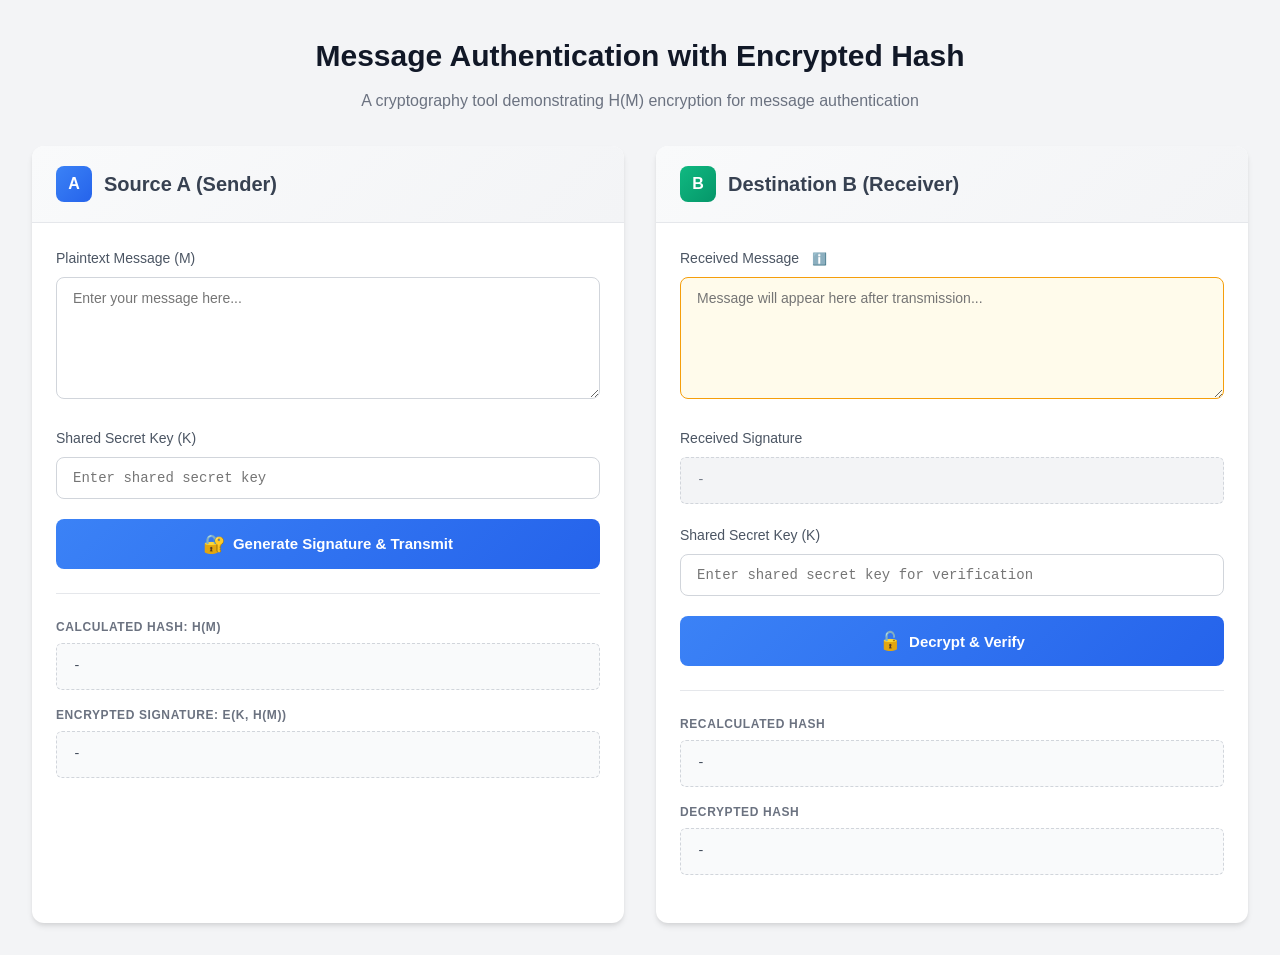
<file: templates/index.html>
<!DOCTYPE html>
<html lang="en">
<head>
    <meta charset="UTF-8">
    <meta name="viewport" content="width=device-width, initial-scale=1.0">
    <title>Message Authentication Tool - Encrypted Hash</title>
    <link rel="stylesheet" href="/static/css/styles.css">
</head>
<body>
    <div class="container">
        <header class="page-header">
            <h1>Message Authentication with Encrypted Hash</h1>
            <p class="subtitle">A cryptography tool demonstrating H(M) encryption for message authentication</p>
        </header>

        <div class="dashboard">
            <!-- Left Card: Source A (Sender) -->
            <div class="card sender-card">
                <div class="card-header">
                    <div class="card-icon sender-icon">A</div>
                    <h2>Source A (Sender)</h2>
                </div>

                <div class="card-body">
                    <div class="form-group">
                        <label for="sender-message">Plaintext Message (M)</label>
                        <textarea 
                            id="sender-message" 
                            class="message-textarea" 
                            placeholder="Enter your message here..."
                            rows="6"
                        ></textarea>
                    </div>

                    <div class="form-group">
                        <label for="sender-key">Shared Secret Key (K)</label>
                        <input 
                            type="text" 
                            id="sender-key" 
                            class="key-input" 
                            placeholder="Enter shared secret key"
                        >
                    </div>

                    <button id="generate-btn" class="btn btn-primary">
                        <span class="btn-icon">🔐</span>
                        Generate Signature & Transmit
                    </button>

                    <div class="data-display">
                        <div class="data-field">
                            <label>Calculated Hash: H(M)</label>
                            <div id="calculated-hash" class="code-block">-</div>
                        </div>

                        <div class="data-field">
                            <label>Encrypted Signature: E(K, H(M))</label>
                            <div id="encrypted-signature" class="code-block">-</div>
                        </div>
                    </div>
                </div>
            </div>

            <!-- Right Card: Destination B (Receiver) -->
            <div class="card receiver-card">
                <div class="card-header">
                    <div class="card-icon receiver-icon">B</div>
                    <h2>Destination B (Receiver)</h2>
                </div>

                <div class="card-body">
                    <div class="form-group">
                        <label for="received-message">
                            Received Message
                            <span class="tooltip" data-tooltip="Editable for tampering">ℹ️</span>
                        </label>
                        <textarea 
                            id="received-message" 
                            class="message-textarea editable" 
                            placeholder="Message will appear here after transmission..."
                            rows="6"
                        ></textarea>
                    </div>

                    <div class="form-group">
                        <label>Received Signature</label>
                        <div id="received-signature" class="code-block readonly">-</div>
                    </div>

                    <div class="form-group">
                        <label for="receiver-key">Shared Secret Key (K)</label>
                        <input 
                            type="text" 
                            id="receiver-key" 
                            class="key-input" 
                            placeholder="Enter shared secret key for verification"
                        >
                    </div>

                    <button id="verify-btn" class="btn btn-primary">
                        <span class="btn-icon">🔓</span>
                        Decrypt & Verify
                    </button>

                    <div class="data-display">
                        <div class="data-field">
                            <label>Recalculated Hash</label>
                            <div id="recalculated-hash" class="code-block">-</div>
                        </div>

                        <div class="data-field">
                            <label>Decrypted Hash</label>
                            <div id="decrypted-hash" class="code-block">-</div>
                        </div>
                    </div>

                    <!-- Status Banners -->
                    <div class="status-banners">
                        <div id="status-match" class="status-banner status-success hidden">
                            <span class="status-icon">✓</span>
                            <span class="status-text">Match - Authentic</span>
                        </div>
                        <div id="status-mismatch" class="status-banner status-error hidden">
                            <span class="status-icon">⚠</span>
                            <span class="status-text">Mismatch - Tampered</span>
                        </div>
                    </div>
                </div>
            </div>
        </div>
    </div>

    <script src="/static/js/app.js"></script>
</body>
</html>
</file>
<file: static/css/styles.css>
/* Reset and Base Styles */
* {
    margin: 0;
    padding: 0;
    box-sizing: border-box;
}

body {
    font-family: -apple-system, BlinkMacSystemFont, 'Segoe UI', Roboto, 'Helvetica Neue', Arial, sans-serif;
    background-color: #f3f4f6;
    color: #1f2937;
    line-height: 1.6;
    min-height: 100vh;
}

.container {
    max-width: 1400px;
    margin: 0 auto;
    padding: 2rem;
}

/* Page Header */
.page-header {
    text-align: center;
    margin-bottom: 2rem;
}

.page-header h1 {
    font-size: 1.875rem;
    font-weight: 700;
    color: #111827;
    margin-bottom: 0.5rem;
}

.subtitle {
    font-size: 1rem;
    color: #6b7280;
}

/* Dashboard Layout */
.dashboard {
    display: grid;
    grid-template-columns: 1fr 1fr;
    gap: 2rem;
}

@media (max-width: 1024px) {
    .dashboard {
        grid-template-columns: 1fr;
    }
}

/* Card Styles */
.card {
    background: #ffffff;
    border-radius: 12px;
    box-shadow: 0 4px 6px -1px rgba(0, 0, 0, 0.1), 0 2px 4px -1px rgba(0, 0, 0, 0.06);
    overflow: hidden;
}

.card-header {
    display: flex;
    align-items: center;
    gap: 0.75rem;
    padding: 1.25rem 1.5rem;
    background: linear-gradient(135deg, #f9fafb 0%, #f3f4f6 100%);
    border-bottom: 1px solid #e5e7eb;
}

.card-icon {
    width: 36px;
    height: 36px;
    border-radius: 8px;
    display: flex;
    align-items: center;
    justify-content: center;
    font-weight: 700;
    font-size: 1rem;
    color: white;
}

.sender-icon {
    background: linear-gradient(135deg, #3b82f6 0%, #2563eb 100%);
}

.receiver-icon {
    background: linear-gradient(135deg, #10b981 0%, #059669 100%);
}

.card-header h2 {
    font-size: 1.25rem;
    font-weight: 600;
    color: #374151;
}

.card-body {
    padding: 1.5rem;
}

/* Form Elements */
.form-group {
    margin-bottom: 1.25rem;
}

.form-group label {
    display: block;
    font-size: 0.875rem;
    font-weight: 500;
    color: #4b5563;
    margin-bottom: 0.5rem;
}

.tooltip {
    display: inline-flex;
    align-items: center;
    justify-content: center;
    width: 18px;
    height: 18px;
    margin-left: 0.5rem;
    font-size: 0.75rem;
    cursor: help;
    position: relative;
}

.tooltip::after {
    content: attr(data-tooltip);
    position: absolute;
    bottom: 100%;
    left: 50%;
    transform: translateX(-50%);
    padding: 0.5rem 0.75rem;
    background: #1f2937;
    color: white;
    font-size: 0.75rem;
    border-radius: 6px;
    white-space: nowrap;
    opacity: 0;
    visibility: hidden;
    transition: all 0.2s ease;
    margin-bottom: 0.5rem;
}

.tooltip:hover::after {
    opacity: 1;
    visibility: visible;
}

.message-textarea,
.key-input {
    width: 100%;
    padding: 0.75rem 1rem;
    border: 1px solid #d1d5db;
    border-radius: 8px;
    font-size: 0.875rem;
    transition: all 0.2s ease;
    background: #ffffff;
}

.message-textarea {
    resize: vertical;
    min-height: 120px;
    font-family: inherit;
}

.message-textarea.editable {
    border-color: #f59e0b;
    background: #fffbeb;
}

.message-textarea.editable:focus {
    border-color: #f59e0b;
    box-shadow: 0 0 0 3px rgba(245, 158, 11, 0.1);
}

.key-input {
    font-family: 'SF Mono', Monaco, 'Cascadia Code', monospace;
}

.message-textarea:focus,
.key-input:focus {
    outline: none;
    border-color: #3b82f6;
    box-shadow: 0 0 0 3px rgba(59, 130, 246, 0.1);
}

/* Buttons */
.btn {
    display: inline-flex;
    align-items: center;
    justify-content: center;
    gap: 0.5rem;
    padding: 0.875rem 1.5rem;
    border: none;
    border-radius: 8px;
    font-size: 0.9375rem;
    font-weight: 600;
    cursor: pointer;
    transition: all 0.2s ease;
    width: 100%;
}

.btn-primary {
    background: linear-gradient(135deg, #3b82f6 0%, #2563eb 100%);
    color: white;
}

.btn-primary:hover {
    background: linear-gradient(135deg, #2563eb 0%, #1d4ed8 100%);
    transform: translateY(-1px);
    box-shadow: 0 4px 12px rgba(37, 99, 235, 0.3);
}

.btn-primary:active {
    transform: translateY(0);
}

.btn-icon {
    font-size: 1.125rem;
}

/* Data Display Fields */
.data-display {
    margin-top: 1.5rem;
    padding-top: 1.5rem;
    border-top: 1px solid #e5e7eb;
}

.data-field {
    margin-bottom: 1rem;
}

.data-field label {
    display: block;
    font-size: 0.75rem;
    font-weight: 600;
    color: #6b7280;
    text-transform: uppercase;
    letter-spacing: 0.05em;
    margin-bottom: 0.375rem;
}

.code-block {
    font-family: 'SF Mono', Monaco, 'Cascadia Code', 'Roboto Mono', Consolas, monospace;
    font-size: 0.8125rem;
    background: #f9fafb;
    border: 1px dashed #d1d5db;
    border-radius: 6px;
    padding: 0.75rem 1rem;
    word-break: break-all;
    color: #374151;
    min-height: 42px;
    display: flex;
    align-items: center;
}

.code-block.readonly {
    background: #f3f4f6;
    color: #6b7280;
}

/* Status Banners */
.status-banners {
    margin-top: 1.5rem;
}

.status-banner {
    display: flex;
    align-items: center;
    justify-content: center;
    gap: 0.75rem;
    padding: 1rem 1.5rem;
    border-radius: 8px;
    font-weight: 600;
    font-size: 1rem;
}

.status-success {
    background: linear-gradient(135deg, #10b981 0%, #059669 100%);
    color: white;
    box-shadow: 0 4px 12px rgba(16, 185, 129, 0.3);
}

.status-error {
    background: linear-gradient(135deg, #ef4444 0%, #dc2626 100%);
    color: white;
    box-shadow: 0 4px 12px rgba(239, 68, 68, 0.3);
}

.status-icon {
    width: 24px;
    height: 24px;
    display: flex;
    align-items: center;
    justify-content: center;
    background: rgba(255, 255, 255, 0.2);
    border-radius: 50%;
    font-size: 0.875rem;
}

.hidden {
    display: none !important;
}

/* Animation for status appearance */
@keyframes slideIn {
    from {
        opacity: 0;
        transform: translateY(-10px);
    }
    to {
        opacity: 1;
        transform: translateY(0);
    }
}

.status-banner:not(.hidden) {
    animation: slideIn 0.3s ease;
}

/* Loading state */
.btn.loading {
    opacity: 0.7;
    cursor: not-allowed;
}

.btn.loading::after {
    content: '';
    width: 16px;
    height: 16px;
    border: 2px solid rgba(255, 255, 255, 0.3);
    border-top-color: white;
    border-radius: 50%;
    animation: spin 0.8s linear infinite;
}

@keyframes spin {
    to {
        transform: rotate(360deg);
    }
}
</file>
